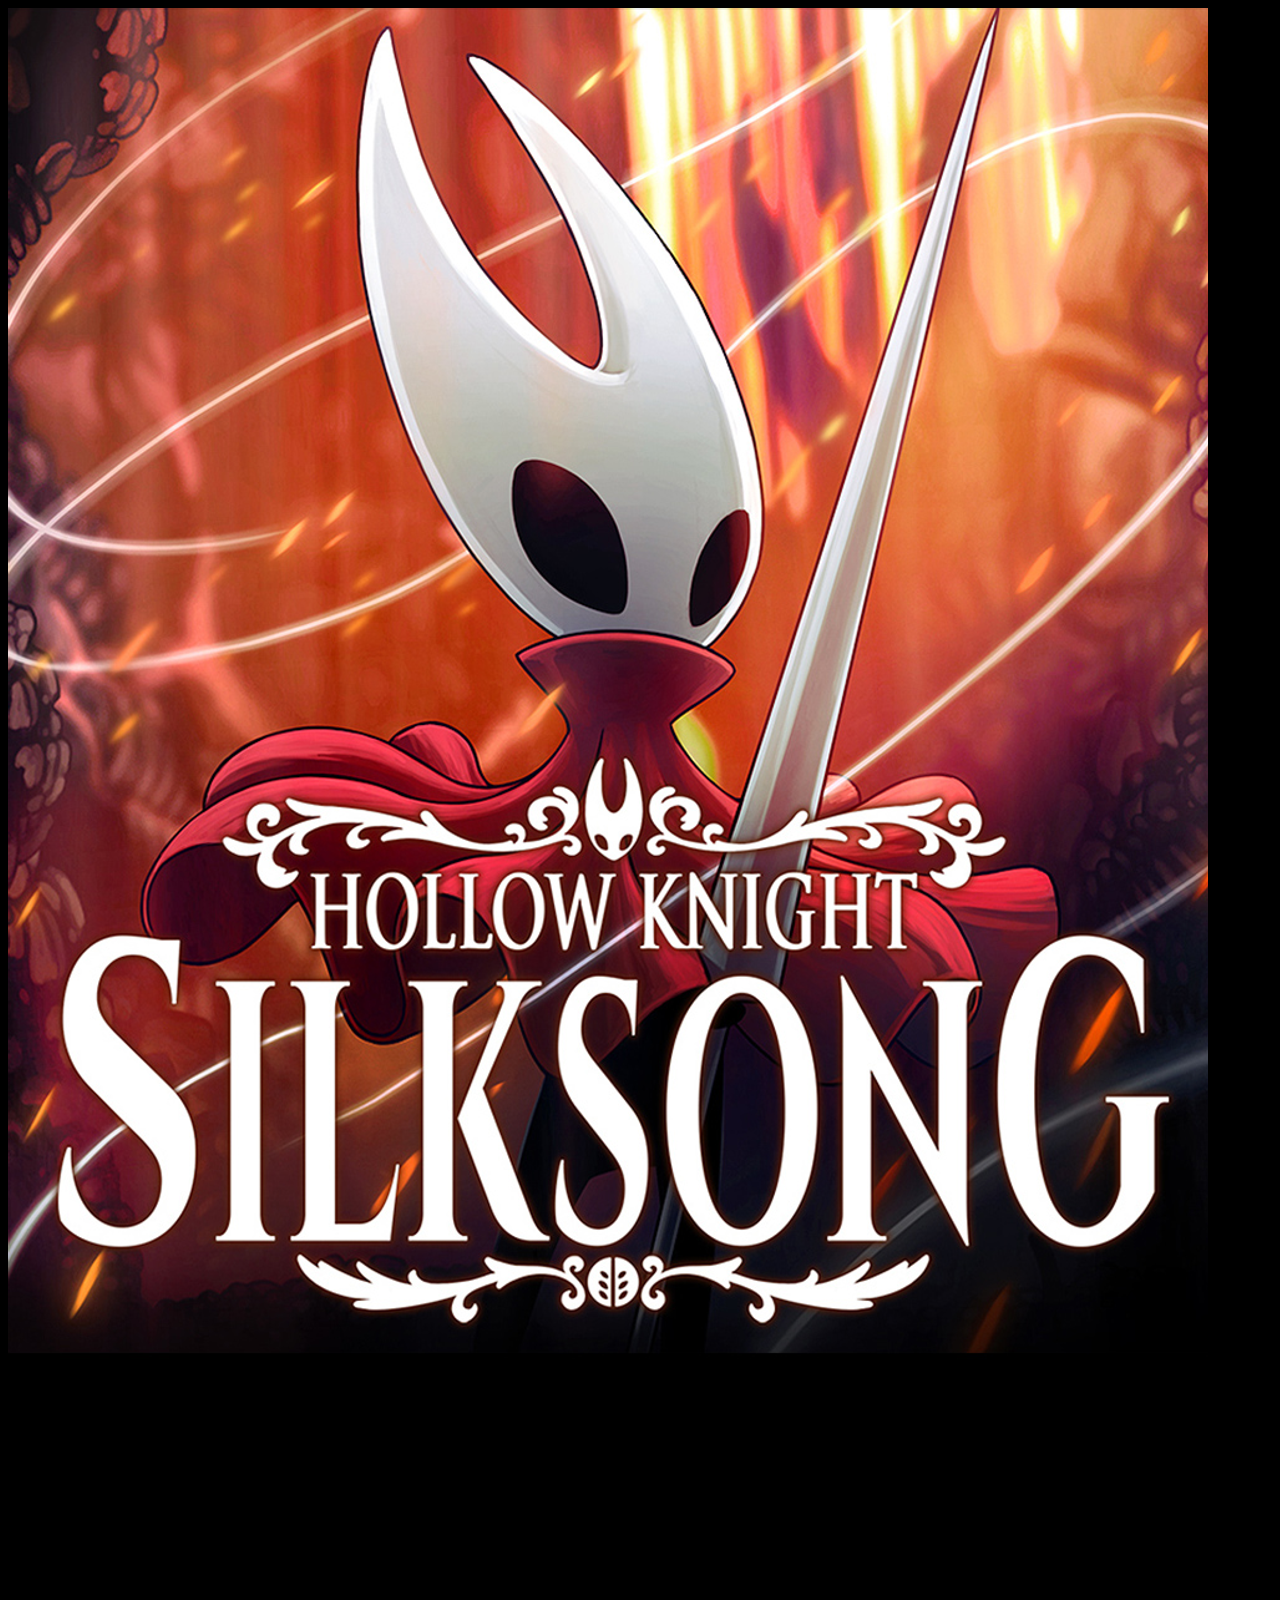
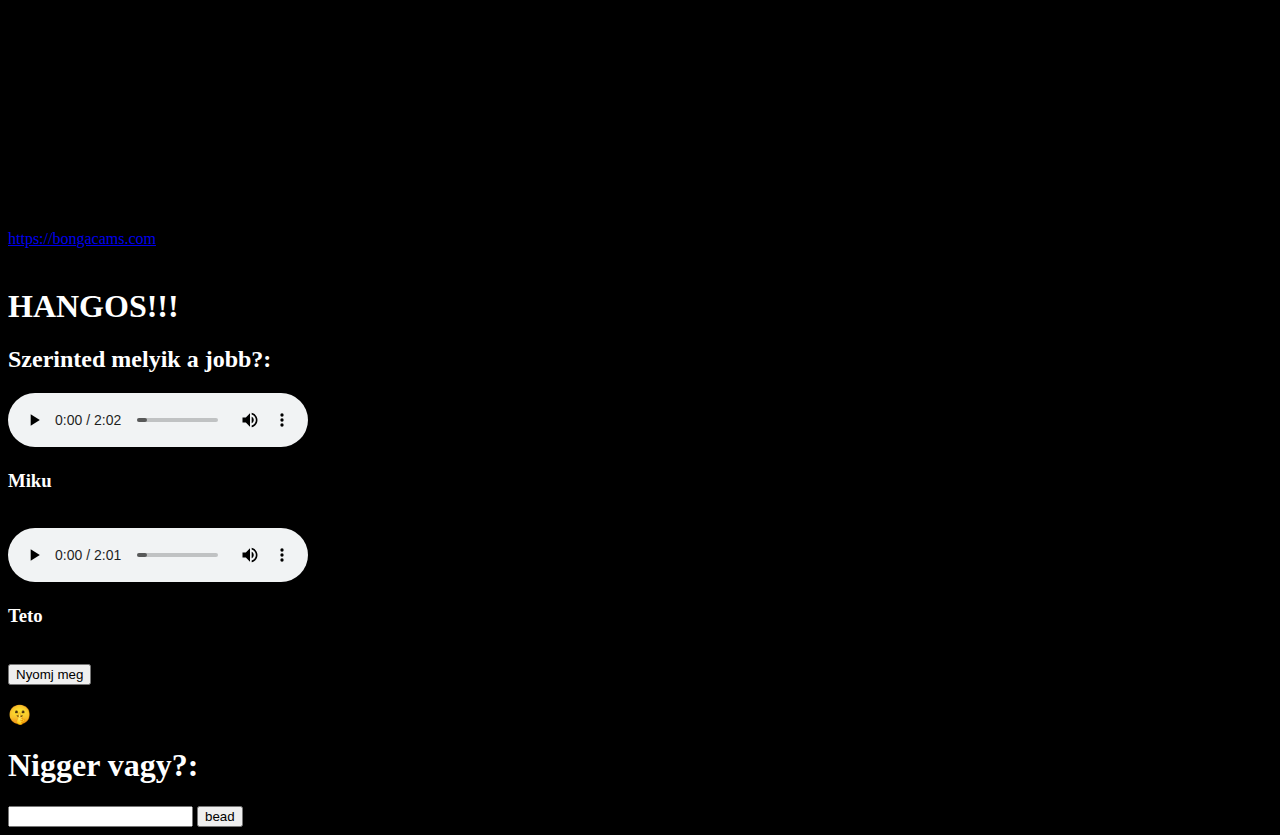
<file: index.html>
<!DOCTYPE html>
<html lang="hu">
<head>
    <meta charset="UTF-8">
    <meta name="viewport" content="width=device-width, initial-scale=1.0">
    <link rel="stylesheet" href="style.css">
    <link rel="icon" href="cigó.jpeg">
    <title>tinysquid's lair</title>
</head>
<body class="backgr">
    <a href="https://www.youtube.com/watch?v=6XGeJwsUP9c" target="_blank">
        <img id = "képmertmiértne" src="silkingmysong.png" alt="silkingmysong">
    </a>
    <div class="nyeh">
        <h1>Nyissad ki a szemed!!!!!!!</h1>
        <h6>(jelölj ki mindent)</h6>
    </div>
    <div class="aha">
        <br>
        <h1 class="aha">FORRÓ, SZINGLI ANYUKÁK A KÖZELEDBEN:</h1>
        <a class="aha" href="https://deltarune.com/secretpipis/">https://bongacams.com</a>
    </div>
    <br>
    <h1 style="color: white;">HANGOS!!!</h1>
    <h2 style="color: white;">Szerinted melyik a jobb?:</h2>
    <audio controls> <source src="いますぐ輪廻 初音ミク.mp3"> </audio> <h3 style="color: white;">Miku</h3>
    <br>
    <audio controls> <source src="いますぐ輪廻 重音テトSVSynthV cover.mp3"> </audio> <h3 style="color: white;">Teto</h3>
    <br>
    <button onclick="kabbe()">Nyomj meg</button>
    <h3 id="valasz" style="color: white;">🤫</h3>
    <script>
        window.alert("E oldal készítőjét terrorizmus, adócsalás és emberrablás vádjával keresnek.");
    </script>
    <script>
    const uzenetek = ["Digger", "Trigger", "Bigger", "Big Black...", "NIGGER"];
    let index = 0;

    function kabbe() {
        document.getElementById("valasz").innerText = uzenetek[index];
        index = (index + 1) % uzenetek.length;
    }
    </script>
    <h1 style="color: white;", id="énválasz">Nigger vagy?:</h1>
    <input id="szöveg">
    <button id="beadás">bead</button>
    <script>
        let answer;
        document.getElementById("beadás").onclick = function(){
            answer = document.getElementById("szöveg").value;
            answer = answer.toLowerCase()
            if(answer == "igen"){
                document.getElementById("énválasz").textContent = "Helyes a válasz!";
            }
            else if(answer == "nem"){
                document.getElementById("énválasz").textContent = "Helytelen a válasz! Te egy nigger vagy!";
            }
            else if(answer == "talán"){
                document.getElementById("énválasz").textContent = "Hogy érted? Ha ránéznél magadra, akkor rájönnél, hogy egy nigger vagy.";
            }
            else if(answer == ""){
                document.getElementById("énválasz").textContent = "Válaszoljál te büdös nigger!";
            }
            else{
                document.getElementById("énválasz").textContent = "Válaszolj rendesen te büdös nigger! Igen vagy nem?!";
            }
        }   
    </script>
</body>
</html>
</file>
<file: style.css>
.backgr{
    background-color: black;
}
.fonttype1{
    font: Arial;
    color: white;
}
.fonttype2{
    color: black;
}
</file>
